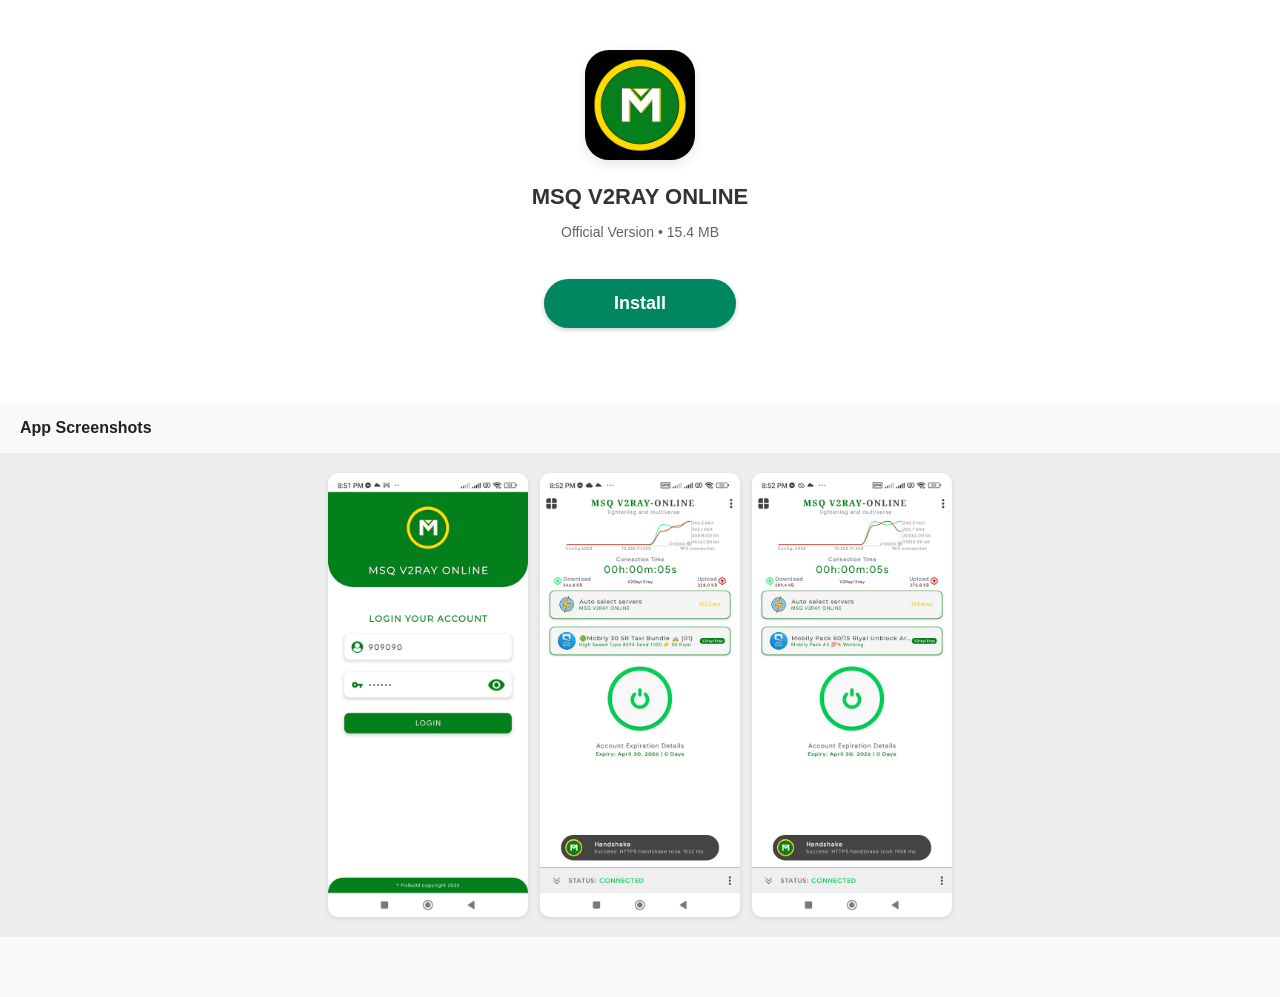
<file: msq-v2ray/index.html>
<!DOCTYPE html>
<html lang="bn">
<head>
    <meta charset="UTF-8">
    <meta name="viewport" content="width=device-width, initial-scale=1.0">
    <title>MSQ V2RAY ONLINE - Install</title>
    <style>
        body { font-family: 'Segoe UI', Tahoma, Geneva, Verdana, sans-serif; margin: 0; padding: 0; background-color: #f9f9f9; text-align: center; color: #333; }
        .top-container { padding: 50px 20px; background: #ffffff; }
        .app-logo { width: 110px; height: 110px; border-radius: 22%; box-shadow: 0 4px 12px rgba(0,0,0,0.1); margin-bottom: 15px; }
        h1 { font-size: 22px; margin: 5px 0; }
        
        /* প্রফেশনাল ইন্সটল বাটন */
        .install-btn {
            display: inline-block;
            background-color: #01875f; /* প্লে-স্টোর গ্রিন */
            color: white;
            padding: 14px 70px;
            font-size: 18px;
            font-weight: 600;
            text-decoration: none;
            border-radius: 30px;
            margin: 25px 0;
            box-shadow: 0 2px 5px rgba(0,0,0,0.2);
            position: relative;
            cursor: pointer;
            border: none;
        }

        .install-btn:active { transform: scale(0.96); }

        /* স্পিনার এনিমেশন */
        .spinner {
            display: none;
            width: 20px; height: 20px;
            border: 3px solid rgba(255, 255, 255, 0.3);
            border-top: 3px solid #ffffff;
            border-radius: 50%;
            position: absolute; left: 25px; top: 13px;
            animation: rotate 1s linear infinite;
        }
        @keyframes rotate { 100% { transform: rotate(360deg); } }

        /* পপ-আপ মেসেজ */
        #statusMsg { font-size: 14px; color: #01875f; font-weight: bold; margin-top: 10px; display: none; }

        .screenshot-grid { display: flex; overflow-x: auto; gap: 12px; padding: 20px; justify-content: center; background: #eeeeee; }
        .screenshot-grid img { width: 200px; border-radius: 10px; box-shadow: 0 2px 6px rgba(0,0,0,0.1); }

        /* বিজ্ঞাপনের জন্য স্টাইল */
        .ad-container { margin: 30px 0; display: flex; justify-content: center; }
    </style>
</head>
<body>

    <div class="top-container">
        <img src="logo.jpg" alt="App Logo" class="app-logo">
        <h1>MSQ V2RAY ONLINE</h1>
        <p style="color: #5f6368; font-size: 14px;">Official Version • 15.4 MB</p>

        <button id="mainBtn" class="install-btn">
            <span class="spinner" id="spinner"></span>
            <span id="btnText">Install</span>
        </button>
        <div id="statusMsg">ফাইলটি ডাউনলোড হচ্ছে, দয়া করে অপেক্ষা করুন...</div>
    </div>

    <div class="screenshots-container">
        <h3 style="text-align: left; padding-left: 20px; font-size: 16px; color: #202124;">App Screenshots</h3>
        <div class="screenshot-grid">
            <img src="ss1.jpg" alt="SS 1">
            <img src="ss2.jpg" alt="SS 2">
            <img src="ss3.jpg" alt="SS 3">
        </div>
    </div>


    <!------  ADDDDS-------->
    <div class="ad-container">
       <script>
  atOptions = {
    'key' : 'a1f216dad1a4e0de65439c352f9b6c6a',
    'format' : 'iframe',
    'height' : 50,
    'width' : 320,
    'params' : {}
  };
</script>
<script src="https://www.highperformanceformat.com/a1f216dad1a4e0de65439c352f9b6c6a/invoke.js"></script>

    </div>

    <script>
        const mainBtn = document.getElementById('mainBtn');
        const spinner = document.getElementById('spinner');
        const btnText = document.getElementById('btnText');
        const statusMsg = document.getElementById('statusMsg');

        // আপনার গিটহাব APK লিংক
        const apkUrl = "https://github.com/sohidqa8080/Msqqqqq/releases/download/v1.0/MSQ_V2RAY_ONLINEapp.fixbuild.vpncore.msqv2rayxonlinevfix-2.5.3.apk";

        mainBtn.addEventListener('click', function() {
            // এনিমেশন শুরু
            spinner.style.display = 'block';
            btnText.innerText = 'Pending...';
            statusMsg.style.display = 'block';
            mainBtn.style.backgroundColor = '#ccc';
            mainBtn.disabled = true;

            const link = document.createElement('a');
            link.href = apkUrl;
            link.download = "MSQ_V2RAY_ONLINE.apk"; 
            document.body.appendChild(link);
            
            setTimeout(() => {
                link.click();
                btnText.innerText = 'Downloading...';
                
                setTimeout(() => {
                    statusMsg.innerText = "ডাউনলোড শেষ হলে স্ক্রিনের ওপর থেকে 'Open' বাটনটি চাপুন।";
                    spinner.style.display = 'none';
                    btnText.innerText = 'Install';
                    mainBtn.style.backgroundColor = '#01875f';
                    mainBtn.disabled = false;
                }, 5000);
            }, 1500);
        });
    </script>

</body>
</html>
</file>
